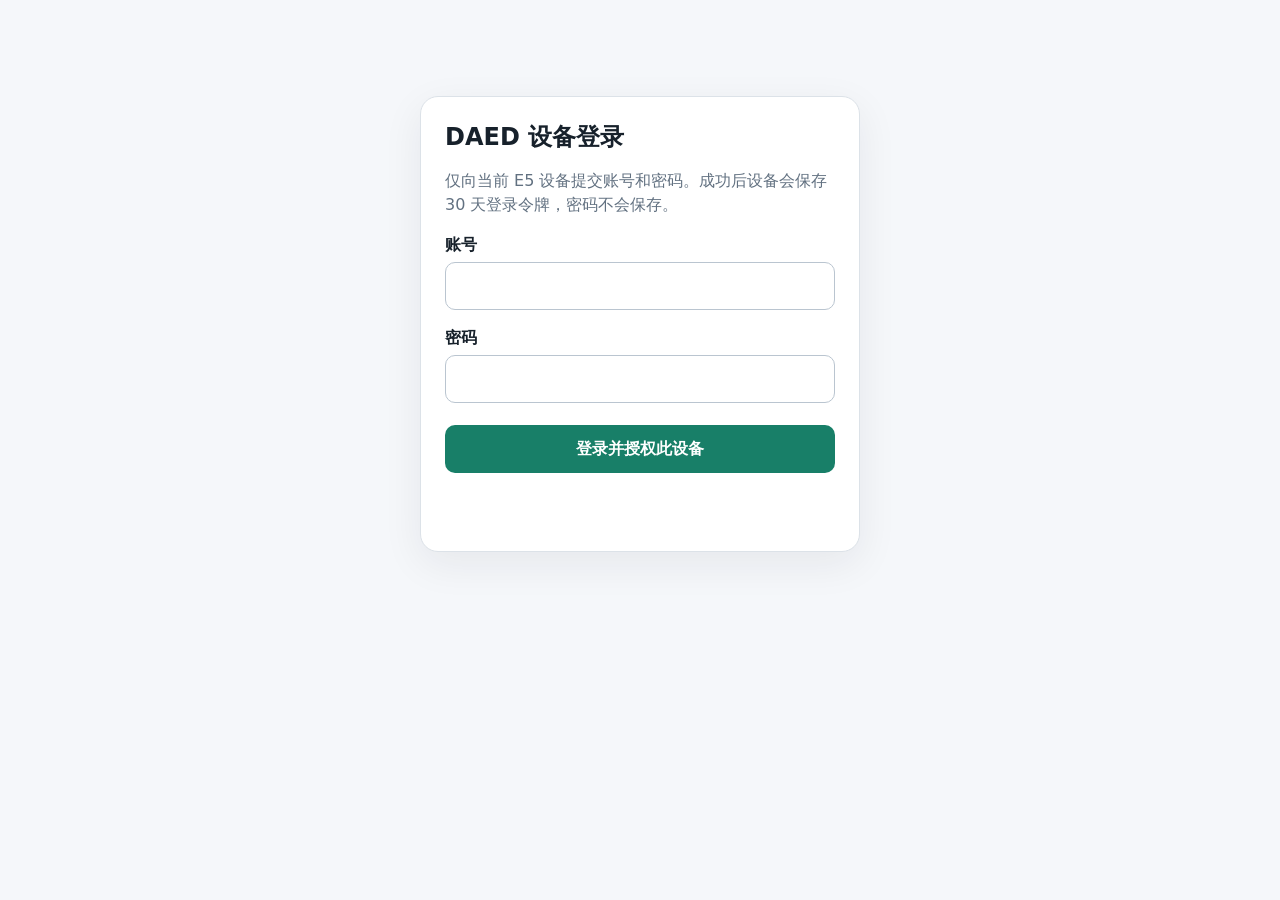
<file: openwrt/infoscreen-plugins/daed/phone-login.html>
<!doctype html>
<html lang="zh-CN"><head><meta charset="utf-8"><meta name="viewport" content="width=device-width,initial-scale=1"><meta name="color-scheme" content="light"><meta name="referrer" content="no-referrer"><title>DAED 设备登录</title>
<style>
*{box-sizing:border-box}body{margin:0;padding:24px 18px;font:16px system-ui,"Noto Sans CJK SC",sans-serif;background:#f5f7fa;color:#17212b}.card{max-width:440px;margin:8vh auto;padding:24px;border:1px solid #dce2e8;border-radius:18px;background:white;box-shadow:0 12px 40px #17212b12}h1{margin:0 0 8px;font-size:24px}.muted{color:#627181;line-height:1.5}label{display:block;margin:18px 0 6px;font-weight:650}input{width:100%;height:48px;padding:10px 12px;border:1px solid #bac5d0;border-radius:10px;font:inherit}button{width:100%;height:48px;margin-top:22px;border:0;border-radius:10px;background:#187f68;color:white;font:inherit;font-weight:700}button:disabled{opacity:.6}#result{min-height:24px;margin-top:14px;color:#344454}.error{color:#b42318!important}
</style></head><body><main class="card"><h1>DAED 设备登录</h1><p class="muted">仅向当前 E5 设备提交账号和密码。成功后设备会保存 30 天登录令牌，密码不会保存。</p><form id="form"><label for="username">账号</label><input id="username" name="username" autocomplete="username" required maxlength="128"><label for="password">密码</label><input id="password" name="password" type="password" autocomplete="current-password" required maxlength="256"><button id="submit" type="submit">登录并授权此设备</button></form><p id="result" role="status"></p></main><script>
const form=document.querySelector('#form'),result=document.querySelector('#result'),submit=document.querySelector('#submit');
form.addEventListener('submit',async e=>{e.preventDefault();const code=location.hash.slice(1);if(!/^[a-f0-9]{48}$/.test(code)){result.textContent='二维码无效或已过期，请在设备屏幕刷新后重试。';result.className='error';return}submit.disabled=true;result.className='';result.textContent='正在安全登录…';try{const r=await fetch('/cgi-bin/e5-daed-pair',{method:'POST',headers:{'Content-Type':'application/json'},cache:'no-store',body:JSON.stringify({code,username:form.username.value,password:form.password.value})});const data=await r.json();if(!r.ok||!data.ok)throw Error(data.error||'登录失败');form.reset();history.replaceState(null,'',location.pathname);result.textContent='登录成功，可以返回 E5 屏幕更新订阅。'}catch(err){result.textContent=err.message||'登录失败，请重试';result.className='error'}finally{submit.disabled=false}});
</script></body></html>
</file>
